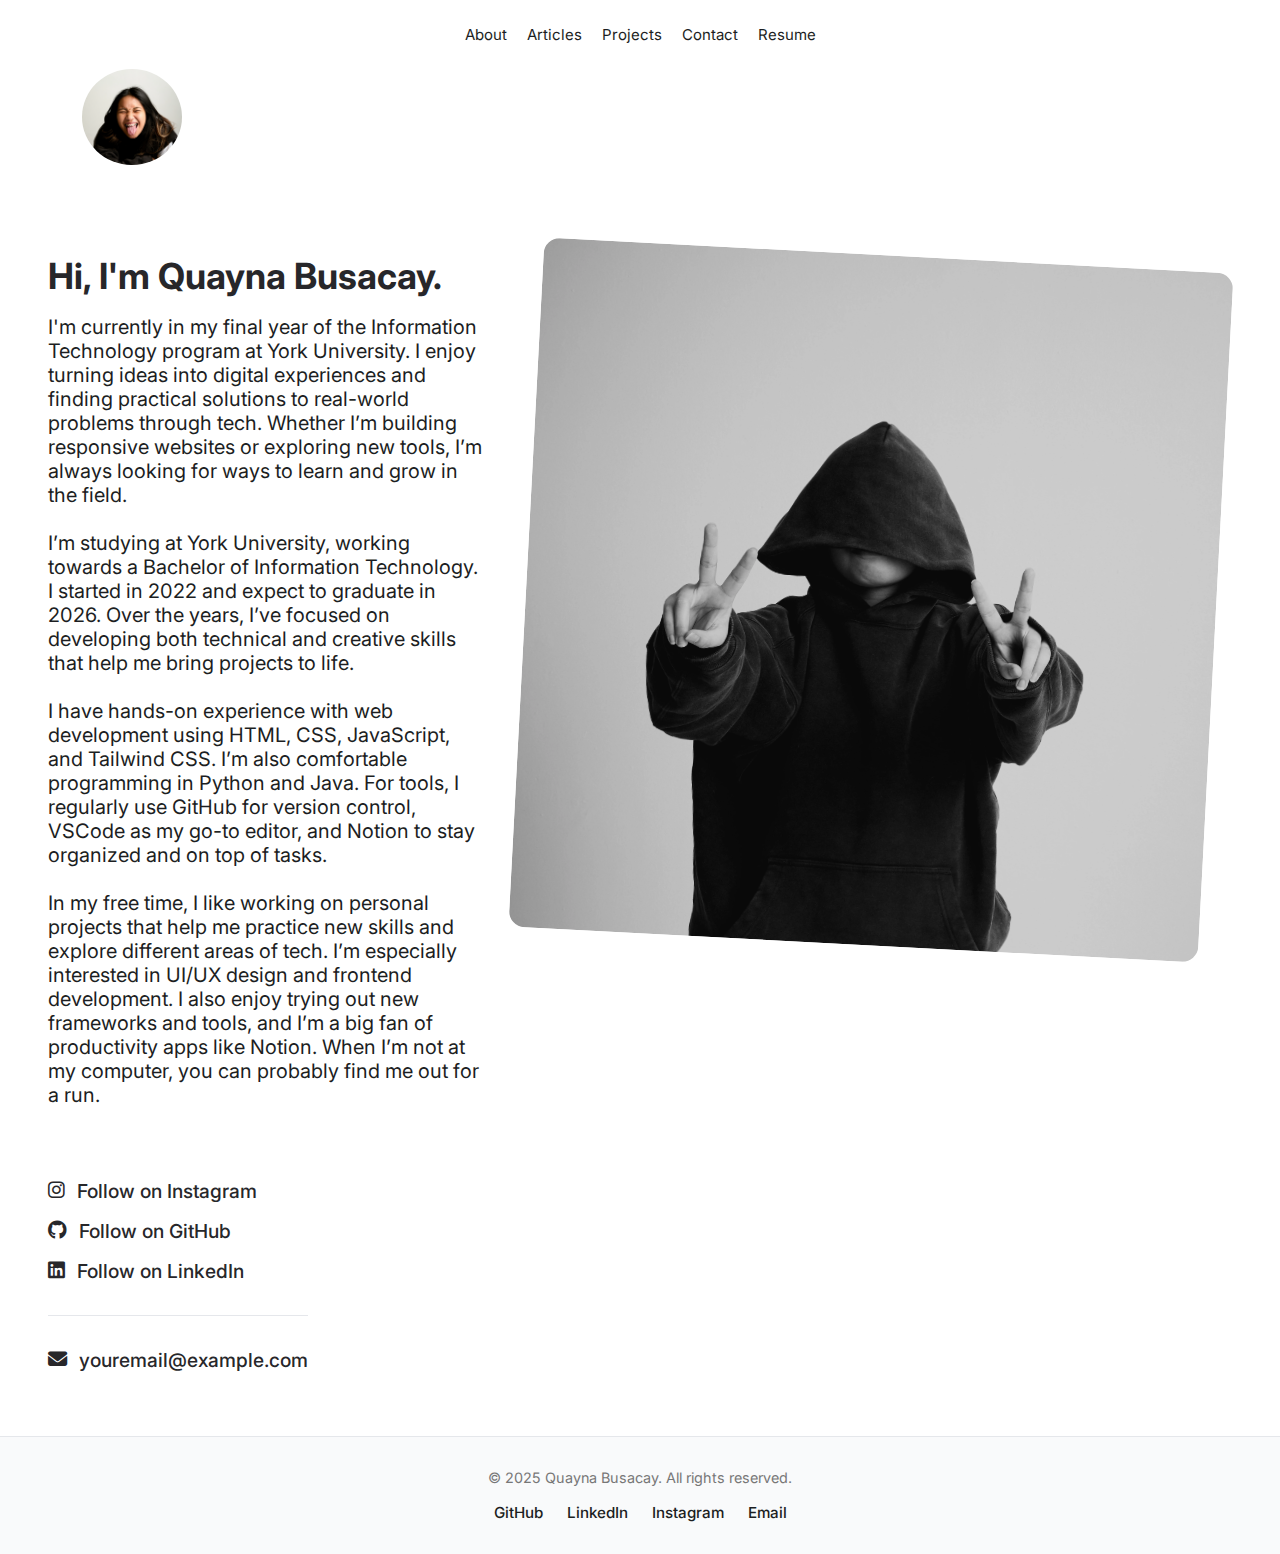
<file: about.html>
<!DOCTYPE html>
<html>
  <head>
    <meta charset="UTF-8" />
    <meta http-equiv="X-UA-Compatible" content="IE=edge" />
    <meta name="viewport" content="width=device-width, initial scale=1.0" />

    <link rel="stylesheet" href="styles.css" />

    <link rel="preconnect" href="https://fonts.googleapis.com" />
    <link rel="preconnect" href="https://fonts.gstatic.com" crossorigin />
    <link
      href="https://fonts.googleapis.com/css2?family=Inter:ital,opsz,wght@0,14..32,100..900;1,14..32,100..900&display=swap"
      rel="stylesheet"
    />

    <link
      rel="stylesheet"
      href="https://cdnjs.cloudflare.com/ajax/libs/font-awesome/6.7.2/css/all.min.css"
      integrity="sha512-Evv84Mr4kqVGRNSgIGL/F/aIDqQb7xQ2vcrdIwxfjThSH8CSR7PBEakCr51Ck+w+/U6swU2Im1vVX0SVk9ABhg=="
      crossorigin="anonymous"
      referrerpolicy="no-referrer"
    />

    <title>About</title>
  </head>
  <body>
    <!--NAVIGATION BAR -->
    <nav>
      <a href="about.html">About</a>
      <a href="blog.html">Articles</a>
      <a href="projects.html">Projects</a>
      <a href="contact.html">Contact</a>
      <a href="resume.html">Resume</a>
    </nav>

    <!--HOME (HEADSHOT)-->
    <section class="intro-section">
      <div class="headshot">
        <a href="index.html">
          <img src="/images/headshot.webp" alt="quayna busacay profile" />
        </a>
      </div>
    </section>

    <!--SECTION 1: ABOUT SECTION-->
    <div class="about-section">
      <div class="grid">
        <!--Image-->
        <div class="portrait-wrapper" style="grid-row: 1/3">
          <img
            src="/images/headshot2.webp"
            alt="Image of Quayna Busacay"
            class="portrait-image"
          />
        </div>

        <!--Text-->
        <div class="about-text" style="grid-column: 1/3">
          <h1>Hi, I'm Quayna Busacay.</h1>
          <div class="prose">
            <p>
              I'm currently in my final year of the Information Technology
              program at York University. I enjoy turning ideas into digital
              experiences and finding practical solutions to real-world problems
              through tech. Whether I’m building responsive websites or
              exploring new tools, I’m always looking for ways to learn and grow
              in the field.
            </p>

            <p>
              I’m studying at York University, working towards a Bachelor of
              Information Technology. I started in 2022 and expect to graduate
              in 2026. Over the years, I’ve focused on developing both technical
              and creative skills that help me bring projects to life.
            </p>

            <p>
              I have hands-on experience with web development using HTML, CSS,
              JavaScript, and Tailwind CSS. I’m also comfortable programming in
              Python and Java. For tools, I regularly use GitHub for version
              control, VSCode as my go-to editor, and Notion to stay organized
              and on top of tasks.
            </p>

            <p>
              In my free time, I like working on personal projects that help me
              practice new skills and explore different areas of tech. I’m
              especially interested in UI/UX design and frontend development. I
              also enjoy trying out new frameworks and tools, and I’m a big fan
              of productivity apps like Notion. When I’m not at my computer, you
              can probably find me out for a run.
            </p>
          </div>
        </div>

        <!--Socials-->
        <div class="socials-section" style="grid-row: 2">
          <ul class="social-links" role="list">
            <li>
              <a
                href="https://www.instagram.com/quayna"
                target="_blank"
                rel="noopener noreferrer"
              >
                <i class="fab fa-instagram" style="margin-right: 0.75rem"></i>
                Follow on Instagram
              </a>
            </li>

            <li>
              <a
                href="https://github.com/quayna"
                target="_blank"
                rel="noopener noreferrer"
              >
                <i class="fab fa-github" style="margin-right: 0.75rem"></i>
                Follow on GitHub
              </a>
            </li>

            <li>
              <a
                href="https://www.linkedin.com/in/quayna"
                target="_blank"
                rel="noopener noreferrer"
              >
                <i class="fab fa-linkedin" style="margin-right: 0.75rem"></i>
                Follow on LinkedIn
              </a>
            </li>

            <li class="mail-link">
              <a href="mailto:quayna.bscy@gmail.com">
                <i class="fas fa-envelope" style="margin-right: 0.75rem"></i>
                youremail@example.com
              </a>
            </li>
          </ul>
        </div>
      </div>
    </div>
  </body>

  <footer class="site-footer">
    <div class="footer-content">
      <p>&copy; 2025 Quayna Busacay. All rights reserved.</p>
      <ul class="footer-socials">
        <li>
          <a href="https://github.com/quayna" target="_blank">GitHub</a>
        </li>
        <li>
          <a href="https://www.linkedin.com/in/quayna" target="_blank"
            >LinkedIn</a
          >
        </li>
        <li>
          <a href="https://www.instagram.com/quayna" target="_blank"
            >Instagram</a
          >
        </li>
        <li><a href="mailto:quayna.bscy@gmail.com">Email</a></li>
      </ul>
    </div>
  </footer>
</html>
</file>
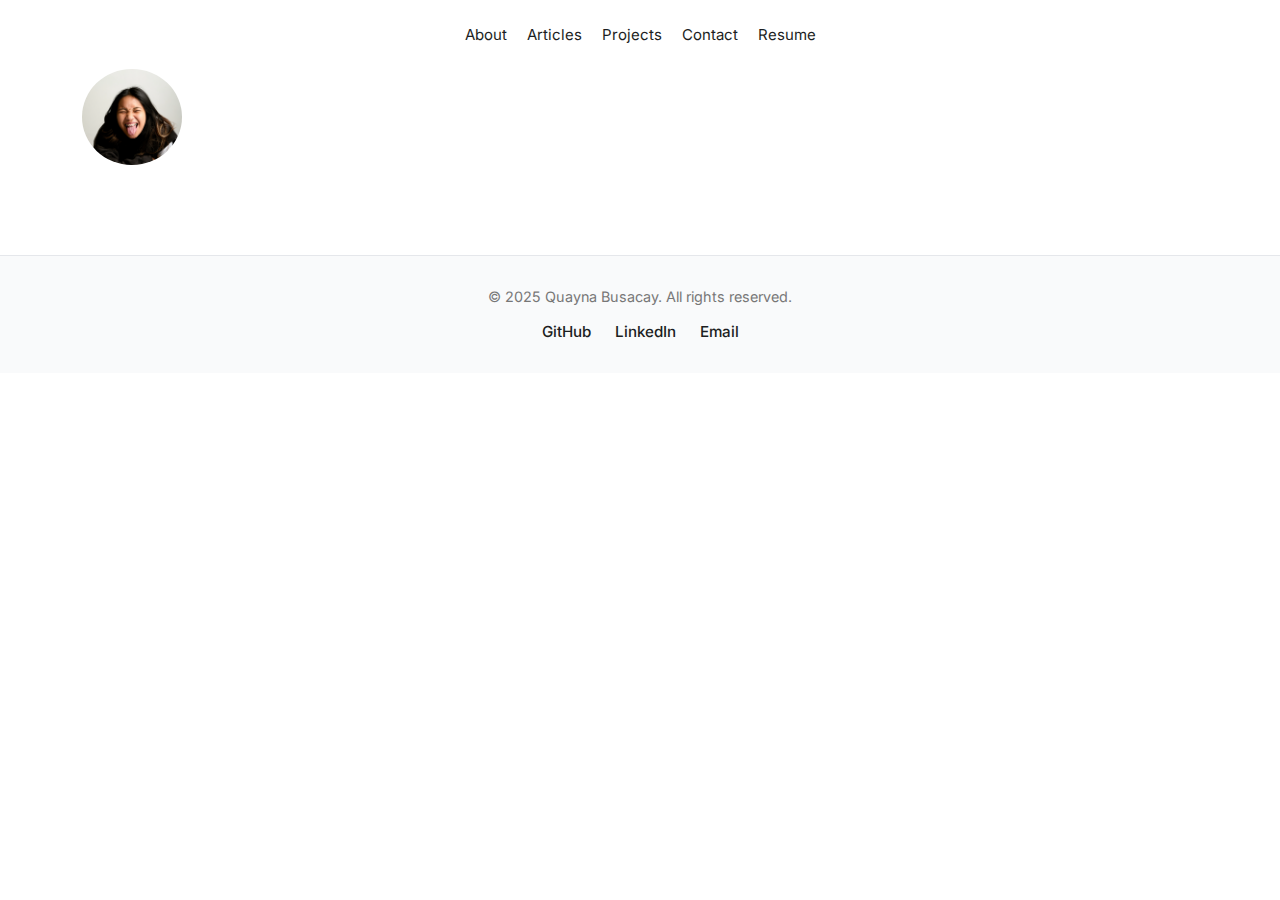
<file: blog.html>
<!DOCTYPE html>
<html>
<head>
    <meta charset="UTF-8" />
    <meta http-equiv="X-UA-Compatible" content="IE=edge" />
    <meta name="viewport" content="width=device-width, initial scale=1.0" />

    <link rel="stylesheet" href="styles.css" />

    <link rel="preconnect" href="https://fonts.googleapis.com">
    <link rel="preconnect" href="https://fonts.gstatic.com" crossorigin>
    <link href="https://fonts.googleapis.com/css2?family=Inter:ital,opsz,wght@0,14..32,100..900;1,14..32,100..900&display=swap" rel="stylesheet">

    <link
      rel="stylesheet"
      href="https://cdnjs.cloudflare.com/ajax/libs/font-awesome/6.7.2/css/all.min.css"
      integrity="sha512-Evv84Mr4kqVGRNSgIGL/F/aIDqQb7xQ2vcrdIwxfjThSH8CSR7PBEakCr51Ck+w+/U6swU2Im1vVX0SVk9ABhg=="
      crossorigin="anonymous"
      referrerpolicy="no-referrer"
    />
    <title>Blog</title>
</head>
<body>
    <body>
    <!--NAVIGATION BAR-->
    <nav>
        <a href="about.html">About</a>
        <a href="blog.html">Articles</a>
        <a href="projects.html">Projects</a>
        <a href="contact.html">Contact</a>
        <a href="resume.html">Resume</a>
    </nav>

    <!--HOME (HEADSHOT)-->
    <section class="intro-section">
        <div class="headshot">
          <a href="index.html">
          <img src="/images/headshot.webp" alt="quayna busacay profile" />
          </a>
        </div>
    </section>
    
</body>

<footer class="site-footer">
  <div class="footer-content">
    <p>&copy; 2025 Quayna Busacay. All rights reserved.</p>
    <ul class="footer-socials">
      <li><a href="https://github.com/yourusername" target="_blank">GitHub</a></li>
      <li><a href="https://linkedin.com/in/yourusername" target="_blank">LinkedIn</a></li>
      <li><a href="mailto:youremail@example.com">Email</a></li>
    </ul>
  </div>
</footer>

</html>
</file>
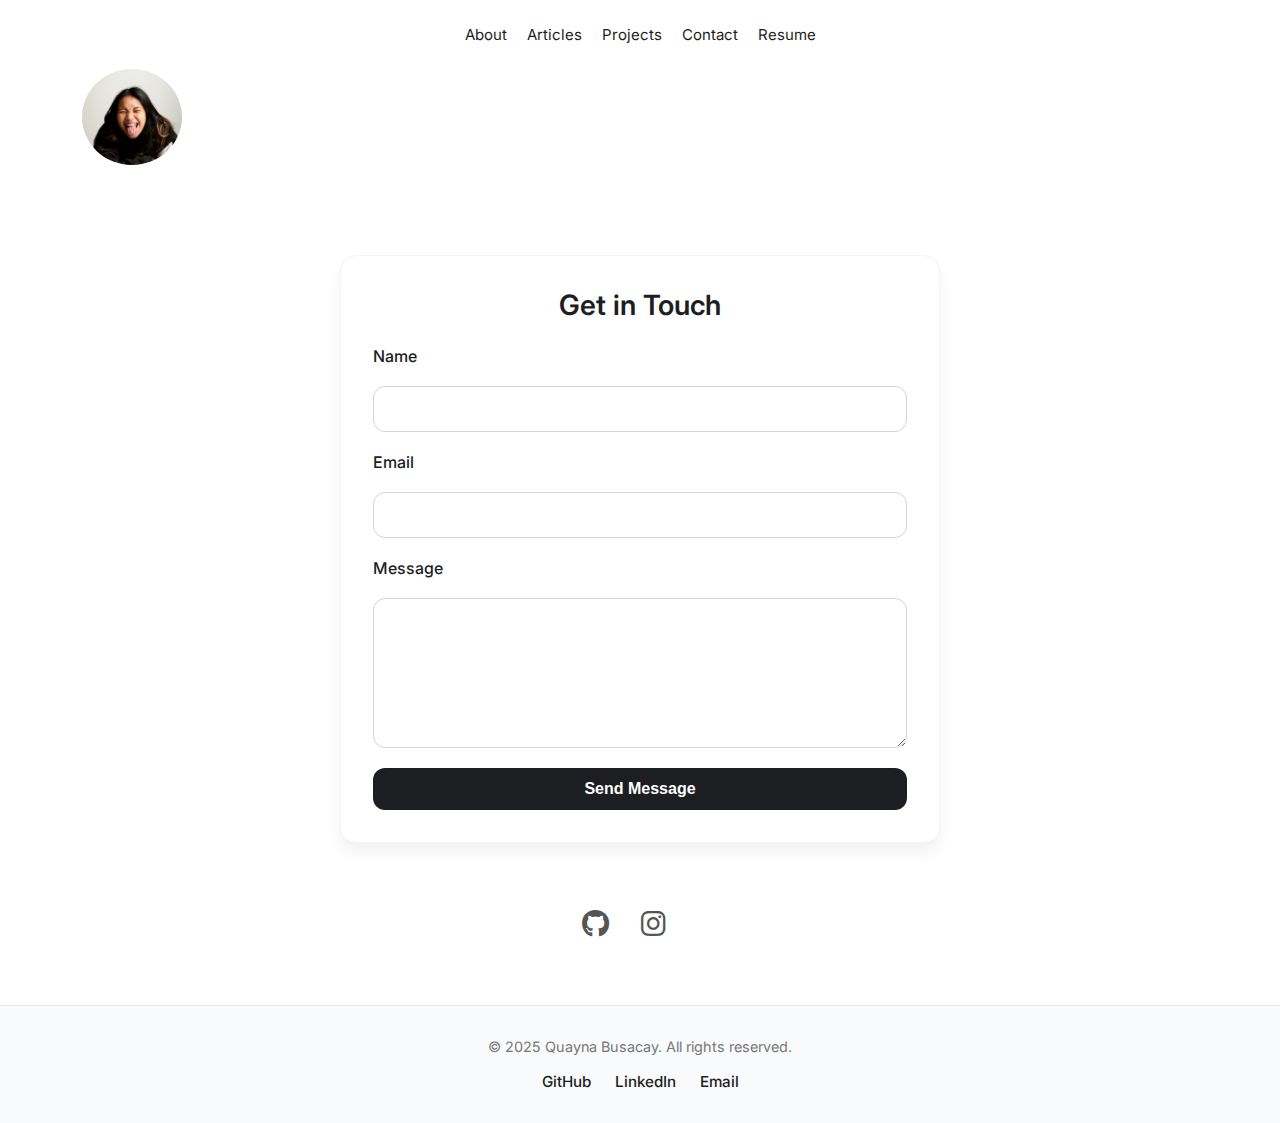
<file: contact.html>
<!DOCTYPE html>
<html>
  <head>
    <meta charset="UTF-8" />
    <meta http-equiv="X-UA-Compatible" content="IE=edge" />
    <meta name="viewport" content="width=device-width, initial scale=1.0" />

    <link rel="stylesheet" href="styles.css" />

    <link rel="preconnect" href="https://fonts.googleapis.com" />
    <link rel="preconnect" href="https://fonts.gstatic.com" crossorigin />
    <link
      href="https://fonts.googleapis.com/css2?family=Inter:ital,opsz,wght@0,14..32,100..900;1,14..32,100..900&display=swap"
      rel="stylesheet"
    />

    <link
      rel="stylesheet"
      href="https://cdnjs.cloudflare.com/ajax/libs/font-awesome/6.7.2/css/all.min.css"
      integrity="sha512-Evv84Mr4kqVGRNSgIGL/F/aIDqQb7xQ2vcrdIwxfjThSH8CSR7PBEakCr51Ck+w+/U6swU2Im1vVX0SVk9ABhg=="
      crossorigin="anonymous"
      referrerpolicy="no-referrer"
    />
    <title>Contact</title>
  </head>
  <body>
    <!--NAVIGATION BAR-->
    <nav>
      <a href="about.html">About</a>
      <a href="blog.html">Articles</a>
      <a href="projects.html">Projects</a>
      <a href="contact.html">Contact</a>
      <a href="resume.html">Resume</a>
    </nav>

    <!--HOME (HEADSHOT)-->
    <section class="intro-section">
      <div class="headshot">
        <a href="index.html">
          <img src="/images/headshot.webp" alt="quayna busacay profile" />
        </a>
      </div>
    </section>

    <!--Contact Container-->
    <section class="contact-container">
      <h2 class="contact-heading">Get in Touch</h2>
      <form
        action="https://formspree.io/f/your-form-id"
        method="POST"
        class="contact-form"
      >
        <label for="name">Name</label>
        <input type="text" id="name" name="name" required />

        <label for="email">Email</label>
        <input type="email" id="email" name="_replyto" required />

        <label for="message">Message</label>
        <textarea id="message" name="message" rows="5" required></textarea>

        <button type="submit" class="submit-btn">Send Message</button>
      </form>
    </section>

    <div class="socials-contact">
      <a
        href="https://github.com/quayna"
        target="_blank"
        rel="noopener noreferrer"
        ><i class="fa-brands fa-github"></i>
      </a>

      <a
        href="https://www.instagram.com/quayna"
        target="_blank"
        rel="noopener noreferrer"
        ><i class="fa-brands fa-instagram"></i>
      </a>

      <a href="http://linkedin.com" target="_blank" rel="noopener noreferrer"
        ><i class="https://www.linkedin.com/in/quayna"></i>
      </a>
    </div>
  </body>

  <footer class="site-footer">
    <div class="footer-content">
      <p>&copy; 2025 Quayna Busacay. All rights reserved.</p>
      <ul class="footer-socials">
        <li>
          <a href="https://github.com/yourusername" target="_blank">GitHub</a>
        </li>
        <li>
          <a href="https://linkedin.com/in/yourusername" target="_blank"
            >LinkedIn</a
          >
        </li>
        <li><a href="mailto:youremail@example.com">Email</a></li>
      </ul>
    </div>
  </footer>
</html>
</file>
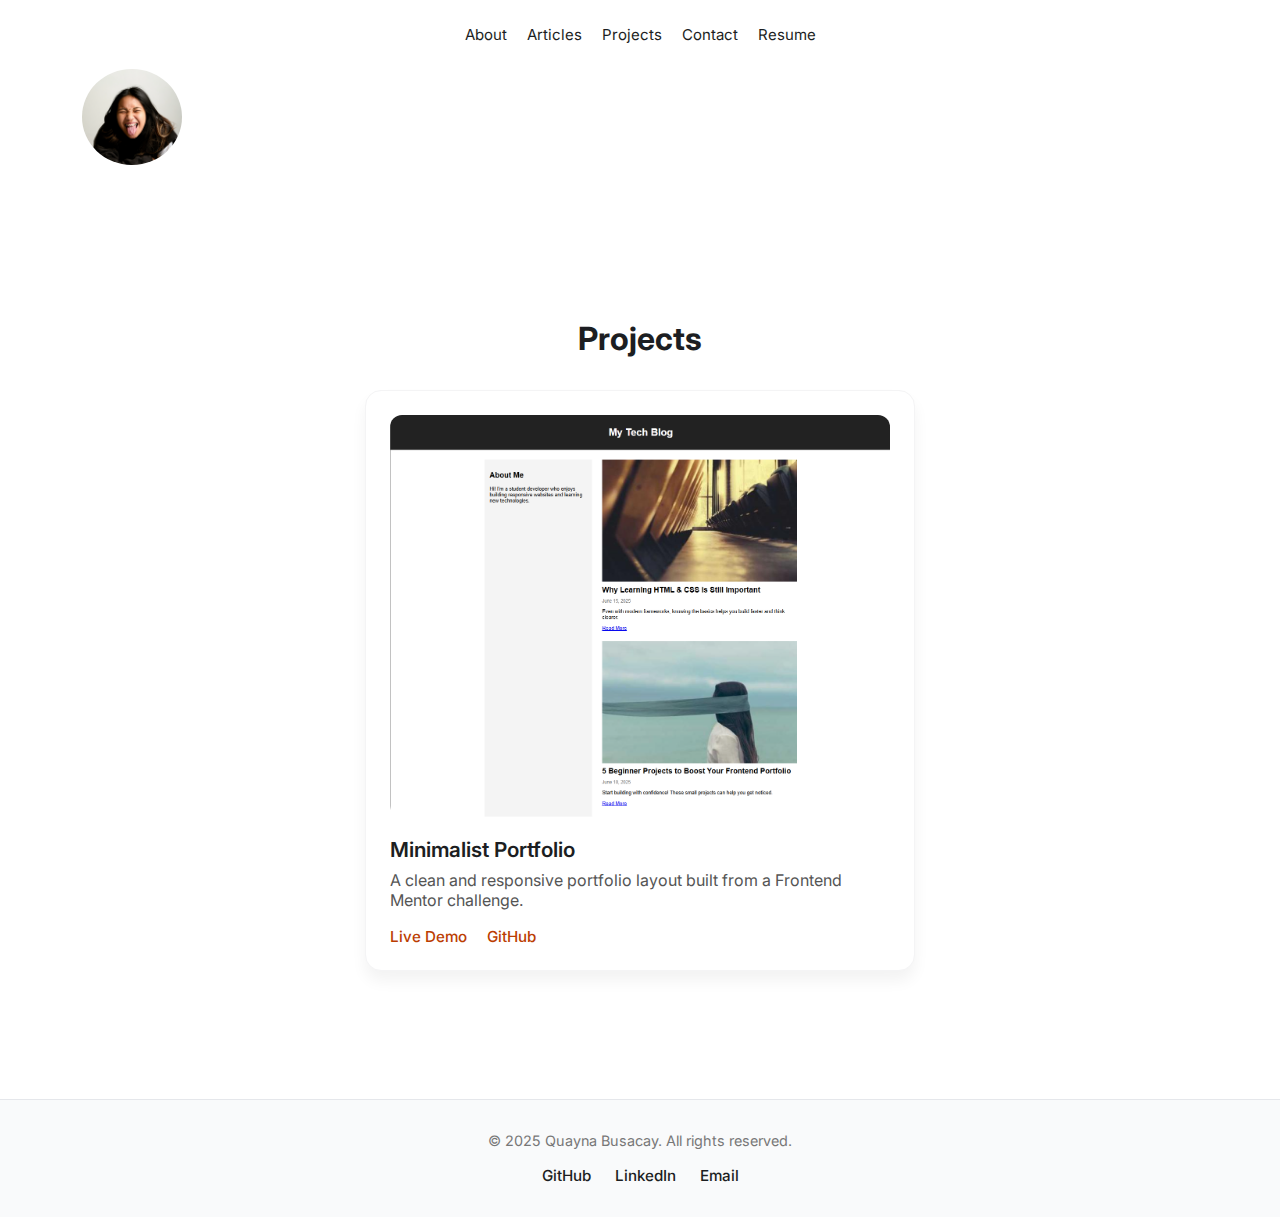
<file: projects.html>
<!DOCTYPE html>
<html>
  <head>
    <meta charset="UTF-8" />
    <meta http-equiv="X-UA-Compatible" content="IE=edge" />
    <meta name="viewport" content="width=device-width, initial scale=1.0" />

    <link rel="stylesheet" href="styles.css" />

    <link rel="preconnect" href="https://fonts.googleapis.com" />
    <link rel="preconnect" href="https://fonts.gstatic.com" crossorigin />
    <link
      href="https://fonts.googleapis.com/css2?family=Inter:ital,opsz,wght@0,14..32,100..900;1,14..32,100..900&display=swap"
      rel="stylesheet"
    />

    <link
      rel="stylesheet"
      href="https://cdnjs.cloudflare.com/ajax/libs/font-awesome/6.7.2/css/all.min.css"
      integrity="sha512-Evv84Mr4kqVGRNSgIGL/F/aIDqQb7xQ2vcrdIwxfjThSH8CSR7PBEakCr51Ck+w+/U6swU2Im1vVX0SVk9ABhg=="
      crossorigin="anonymous"
      referrerpolicy="no-referrer"
    />

    <title>Projects</title>
  </head>
  <body>
    <!--NAVIGATION BAR-->
    <nav>
      <a href="about.html">About</a>
      <a href="blog.html">Articles</a>
      <a href="projects.html">Projects</a>
      <a href="contact.html">Contact</a>
      <a href="resume.html">Resume</a>
    </nav>

    <!--HOME (HEADSHOT)-->
    <section class="intro-section">
      <div class="headshot">
        <a href="index.html">
          <img src="/images/headshot.webp" alt="quayna busacay profile" />
        </a>
      </div>
    </section>

    <!--Project Cards-->
    <section class="projects-section">
      <h2 class="projects-header">Projects</h2>
      <div class="project-list">
        <!-- Project Card -->
        <div class="project-card">
          <img
            src="images/sample-photo.png"
            alt="Minimalist Portfolio Screenshot"
          />
          <h3>Minimalist Portfolio</h3>
          <p>
            A clean and responsive portfolio layout built from a Frontend Mentor
            challenge.
          </p>
          <div class="project-links">
            <a href="https://quayna.github.io/sample-projects/" target="_blank"
              >Live Demo</a
            >
            <a href="https://github.com/quayna" target="_blank">GitHub</a>
          </div>
        </div>
      </div>
    </section>
  </body>

  <footer class="site-footer">
    <div class="footer-content">
      <p>&copy; 2025 Quayna Busacay. All rights reserved.</p>
      <ul class="footer-socials">
        <li>
          <a href="https://github.com/yourusername" target="_blank">GitHub</a>
        </li>
        <li>
          <a href="https://linkedin.com/in/yourusername" target="_blank"
            >LinkedIn</a
          >
        </li>
        <li><a href="mailto:youremail@example.com">Email</a></li>
      </ul>
    </div>
  </footer>
</html>
</file>
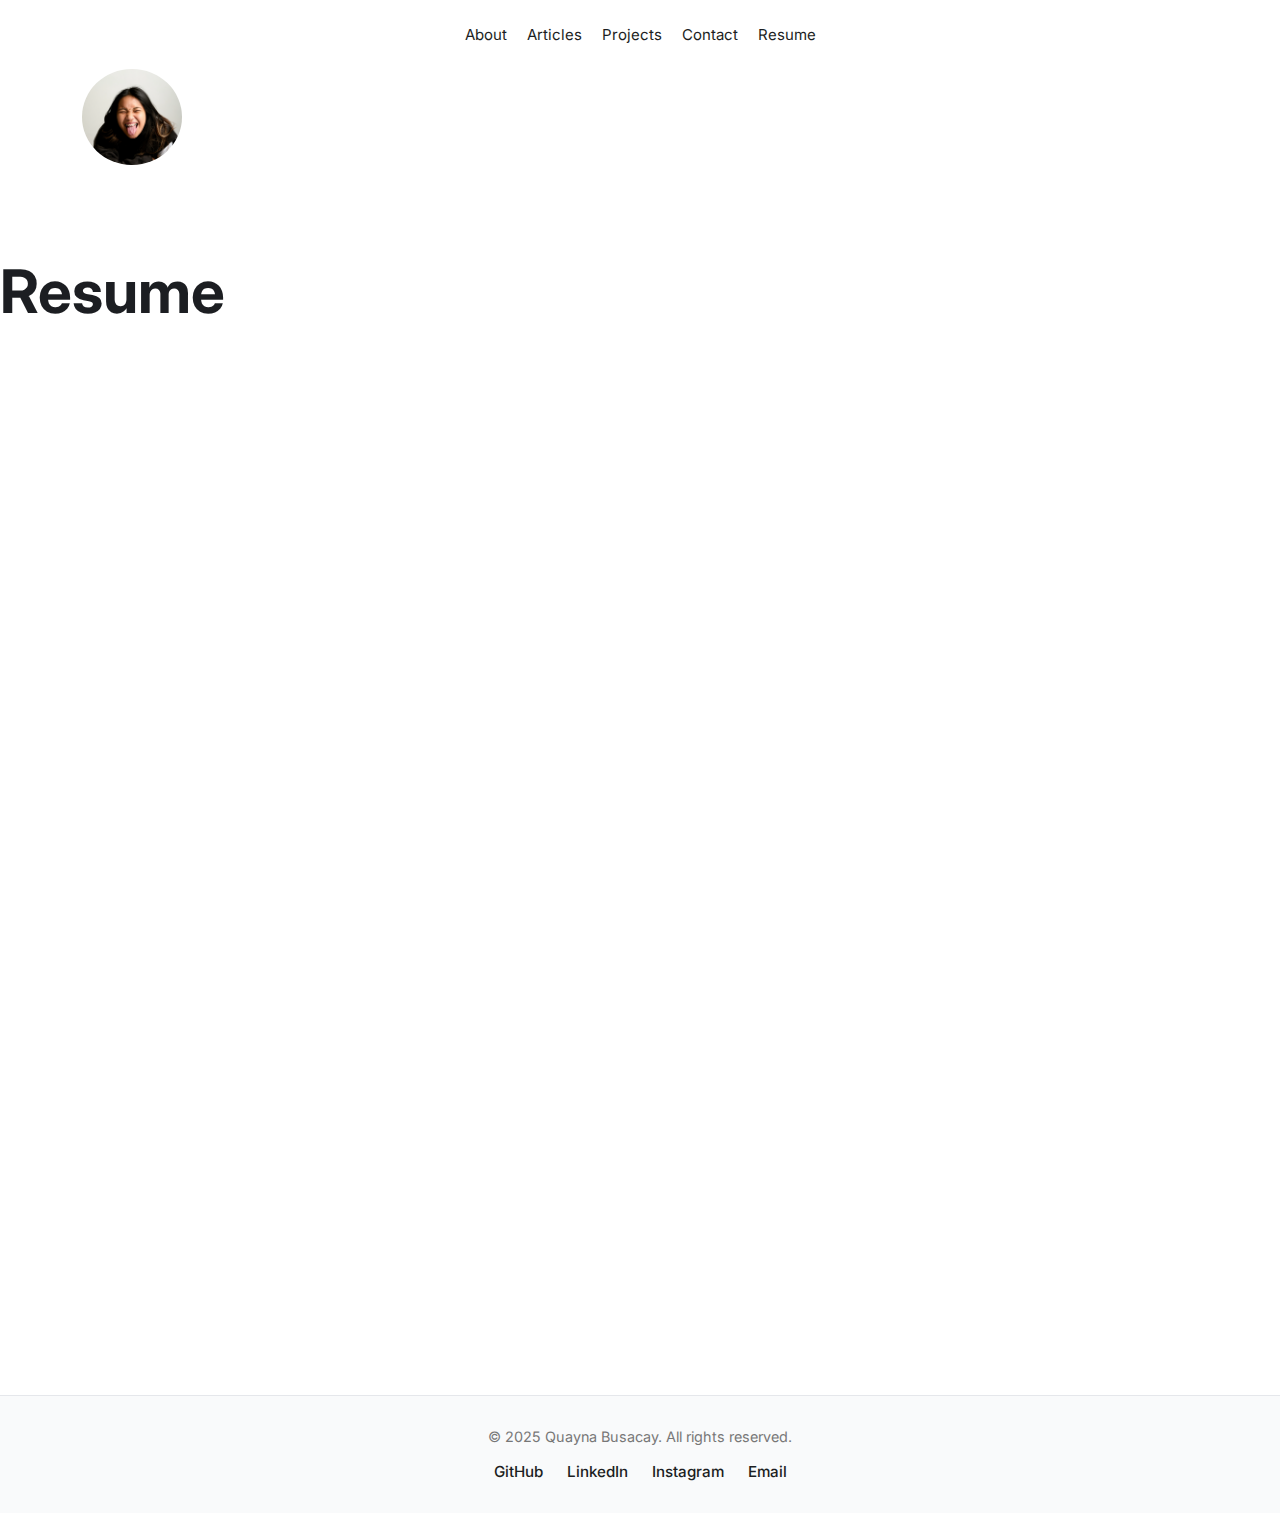
<file: resume.html>
<!DOCTYPE html>
<html>
  <head>
    <meta charset="UTF-8" />
    <meta http-equiv="X-UA-Compatible" content="IE=edge" />
    <meta name="viewport" content="width=device-width, initial scale=1.0" />

    <link rel="stylesheet" href="styles.css" />

    <link rel="preconnect" href="https://fonts.googleapis.com" />
    <link rel="preconnect" href="https://fonts.gstatic.com" crossorigin />
    <link
      href="https://fonts.googleapis.com/css2?family=Inter:ital,opsz,wght@0,14..32,100..900;1,14..32,100..900&display=swap"
      rel="stylesheet"
    />

    <link
      rel="stylesheet"
      href="https://cdnjs.cloudflare.com/ajax/libs/font-awesome/6.7.2/css/all.min.css"
      integrity="sha512-Evv84Mr4kqVGRNSgIGL/F/aIDqQb7xQ2vcrdIwxfjThSH8CSR7PBEakCr51Ck+w+/U6swU2Im1vVX0SVk9ABhg=="
      crossorigin="anonymous"
      referrerpolicy="no-referrer"
    />

    <title>Resume</title>
  </head>
  <body>
    <!--NAVIGATION BAR-->
    <nav>
      <a href="about.html">About</a>
      <a href="blog.html">Articles</a>
      <a href="projects.html">Projects</a>
      <a href="contact.html">Contact</a>
      <a href="resume.html">Resume</a>
    </nav>

    <!--HOME (HEADSHOT)-->
    <section class="intro-section">
      <div class="headshot">
        <a href="index.html">
          <img src="/images/headshot.webp" alt="quayna busacay profile" />
        </a>
      </div>
    </section>

    <!--RESUME-->
    <div class="resume-section">
      <h2>Resume</h2>
      <iframe
        src="/resume.pdf"
        width="100%"
        height="1000px"
        style="border: none"
      >
        This browser does not support PDFs. Please download the resume below.
      </iframe>
    </div>
  </body>

  <footer class="site-footer">
    <div class="footer-content">
      <p>&copy; 2025 Quayna Busacay. All rights reserved.</p>
      <ul class="footer-socials">
        <li>
          <a href="https://github.com/quayna" target="_blank">GitHub</a>
        </li>
        <li>
          <a href="https://www.linkedin.com/in/quayna" target="_blank"
            >LinkedIn</a
          >
        </li>
        <li>
          <a href="https://www.instagram.com/quayna" target="_blank"
            >Instagram</a
          >
        </li>
        <li><a href="mailto:quayna.bscy@gmail.com">Email</a></li>
      </ul>
    </div>
  </footer>
</html>
</file>
<file: styles.css>
:root {
  --text-color: #1c1e22;
  --background-color: #ffffff;
  --icon-color: #515456;
  --angle: 5deg;
}

* {
  margin: 0;
  padding: 0;
  box-sizing: border-box;
}

body {
  font-family: "Inter", sans-serif;
}

a {
  color: var(--text-color);
  text-decoration: none;
}

/*NAVIGATION BAR*/
nav {
  display: flex;
  align-items: center;
  justify-content: center;
  padding: 25px 25px;
}

nav a {
  font-size: 15px;
  font-weight: 400;
  margin: 0 10px;
}

/*SECTION 1: Introduction*/
.intro-section {
  justify-content: space-between;
  align-items: center;
  padding: 0 50px;
  margin: 0 2rem;
  margin-bottom: 90px;
}

.intro-section .text h2 {
  font-size: 60px;
  font-weight: 775;
  color: var(--text-color);
}

.intro-section .text p {
  font-size: 20px;
  margin-top: 20px;
  font-weight: 350;
  color: #555;
  line-height: 2rem;
}

.intro-section .socials {
  margin-top: 15px;
}

.socials a {
  font-size: 1.75em;
  padding-right: 20px;
  color: #555;
}

.headshot img {
  display: flex;
  width: 100px;
  border-radius: 50%;
  justify-content: left;
  margin-bottom: 25px;
}

/*SECTION 2: Photo Grid*/
.photo-grid {
  display: flex;
  justify-content: center;
  gap: 4rem;
  padding: 3rem 1rem;
}

.photo {
  flex-shrink: 0;
  transform: rotate(var(--angle));
}

.nextphoto {
  flex-shrink: 0;
  transform: rotate(-2deg);
}

.photo img {
  width: 400px;
  height: 400px;
  object-fit: cover;
  border-radius: 1rem;
  box-shadow: 0 10px 15px rgba(0, 0, 0, 0.1);
}

.nextphoto img {
  width: 400px;
  height: 400px;
  object-fit: cover;
  border-radius: 1rem;
  box-shadow: 0 10px 15px rgba(0, 0, 0, 0.1);
}

/*SECTION 3: Article Highlights*/
.article-section {
  display: flex;
  gap: 2rem;
  max-width: max-content;
  margin: 4rem 2rem;
  padding: 0 50px;
  justify-content: left;
}

.articles {
  display: flex;
  flex: 2;
  flex-direction: column;
  gap: 2.5rem;
}

.section-header span {
  font-size: 1.3rem;
}

.article h2 {
  font-size: 1.2rem;
  margin-bottom: 0.3rem;
}

.article h2 a {
  text-decoration: none;
}

.article h2 a:hover {
  text-decoration: underline;
}

.article .date {
  font-size: 0.875rem;
  color: #777;
  margin-bottom: 0.5rem;
}

.article .excerpt {
  font-size: 0.95rem;
  color: #555;
  margin-bottom: 0.75rem;
  max-width: 100ch;
}

.read-more {
  color: #bb3d02;
  font-weight: bold;
  text-decoration: none;
}

.read-more:hover {
  text-decoration: underline;
}

/*SECTION 4: Newsletter Section*/
.newsletter-section {
  border: 1px solid #f4f4f5;
  border-radius: 1rem;
  padding: 1.5rem;
  max-width: 600px;
  margin: 0 auto;
  background-color: #fff;
  box-sizing: border-box;
  justify-content: left;
}

.newsletter-section h2 {
  display: flex;
  align-items: center;
  font-size: 1.2rem;
  font-weight: 600;
  margin-bottom: 1.5rem;
}

.subscribe {
  padding: 4rem 0;
}

.subscribe-form {
  display: inline-flex;
  margin-top: 1rem;
}

.subscribe-form input {
  padding: 0.75rem 1.25rem;
  font-size: 1rem;
  border: 1px solid #ccc;
  color: white;
  border-radius: 1rem;
  cursor: pointer;
}

.subscribe-form button {
  padding: 0.75rem 1.25rem;
  font-size: 1rem;
  border: 1px solid #ccc;
  background: #333;
  color: white;
  border-radius: 1rem;
  cursor: pointer;
  font-weight: 700;
  margin-left: 10px;
}

/*SECTION 5: Work Highlights*/
.work-section {
  border: 1px solid #f4f4f5;
  border-radius: 1rem;
  padding: 1.5rem;
  max-width: 600px;
  margin: 0 auto;
  background-color: #fff;
  box-sizing: border-box;
  justify-content: left;
}

.work-header {
  display: flex;
  align-items: center;
  font-size: 0.95rem;
  font-weight: 600;
  margin-bottom: 1.5rem;
}

.work-icon {
  font-size: 1.5rem;
  color: #6b7280;
  flex-shrink: 0;
}

.work-icon-wrapper {
  position: relative;
  margin-top: 0.25rem;
  flex: none;
  height: 2.5rem;
  width: 2.5rem;
  display: flex;
  align-items: center;
  justify-content: center;
  border-radius: 50%;
  border: 1px solid rgba(0, 0, 0, 0.05);
  background-color: #e5e7eb;
}

.work-icon-inner {
  height: 1.75rem;
  width: 1.75rem;
  background-color: #e5e7eb;
  border-radius: 0.25rem;
}

.work-title {
  font-size: 1.2rem;
  margin-left: 0.75rem;
}

.work-list {
  margin-top: 1.5rem;
  list-style-type: none;
  padding: 0;
  margin-bottom: 0;
}

.work-item {
  display: flex;
  gap: 1rem;
  margin-bottom: 1rem;
}

.work-details {
  display: flex;
  flex-wrap: wrap;
  gap: 0.5rem 0.5rem;
  align-items: center;
}

.company-name {
  flex-basis: 100%;
  font-size: 0.875rem;
  font-weight: 500;
  color: #111827;
}

.role {
  font-size: 0.75rem;
  color: #6b7280;
}

.date {
  margin-left: auto;
  font-size: 0.75rem;
  color: #9ca3af;
}

.download-btn {
  display: inline-flex;
  align-items: center;
  justify-content: center;
  gap: 0.5rem;
  margin-top: 1.5rem;
  width: 100%;
  padding: 0.5rem 0.75rem;
  font-size: 0.875rem;
  font-weight: 500;
  background-color: #f9fafb;
  color: #111827;
  border-radius: 0.375rem;
  text-decoration: none;
  box-sizing: border-box;
  outline-offset: 2px;
}

.download-btn:hover {
  background-color: #f3f4f6;
}

.download-icon {
  color: #6b7280;
  font-size: 1.5rem;
}

/*ABOUT PAGE*/
/*SECTION 1: ABOUT SECTION*/
.about-section {
  max-width: 1200px;
  margin: 0 2rem;
  padding: 0 1rem;
}

/*Grid*/
.grid {
  display: grid;
  grid-template-columns: 1fr 2fr 1fr;
  gap: 2rem;
  align-items: start;
}

@media (min-width: 1024px) {
  .grid {
    grid-template-columns: 1fr 1fr;
    grid-template-rows: auto 1fr;
    gap: 3rem 2rem;
  }
}

/*Image*/
.portrait-wrapper {
  grid-column: 3;
  max-width: 700px;
  padding-left: 0.625rem;
}

.portrait-image {
  width: 100%;
  aspect-ratio: 1 / 1;
  object-fit: cover;
  border-radius: 1rem;
  background-color: #f4f4f5;
  transform: rotate(3deg);
  display: block;
}

/*Text*/
h1 {
  font-weight: 700;
  font-size: 2.25rem;
  line-height: 1.2;
  margin-bottom: 1rem;
  color: #27272a;
}

.about-text {
  grid-column: 2;
}

.prose p {
  margin-bottom: 1.5rem;
  max-width: 75ch;
  font-size: 1.25rem;
  color: var(--text-color);
}

/*Socials*/
.socials-section {
  grid-column: 1;
  align-self: start;
}

ul.social-links {
  list-style: none;
  padding: 0;
  margin: 0;
}

ul.social-links li {
  display: flex;
  margin-top: 1rem;
}

ul.social-links li:first-child {
  margin-top: 0;
}

ul.social-links a {
  display: flex;
  align-items: center;
  font-weight: 500;
  font-size: 1.2rem;
  color: #27272a;
  transition: color 0.3s;
}

ul.social-links a:hover {
  color: #bb3d02;
}

ul.social-links svg,
ul.social-links .icon {
  flex-shrink: 0;
  width: 1.5rem;
  height: 1.5rem;
  margin-right: 1rem;
  fill: #6b7280;
  transition: fill 0.3s;
}

ul.social-links a:hover svg,
ul.social-links a:hover .icon {
  fill: #bb3d02;
}

/*Mail and Top Border*/
ul.social-links li.mail-link {
  padding-top: 2rem;
  margin-top: 2rem;
  border-top: 1px solid #e5e7eb;
}

/*CONTACT PAGE*/
/*Contact Section*/
.contact-container {
  max-width: 600px;
  margin: 4rem auto;
  padding: 2rem;
  background-color: var(--background-color);
  border: 1px solid #f4f4f5;
  border-radius: 1rem;
  box-shadow: 0 10px 15px rgba(0, 0, 0, 0.05);
  font-family: "Inter", sans-serif;
}

.contact-heading {
  font-size: 1.75rem; /* ~28px */
  text-align: center;
  font-weight: 600;
  color: var(--text-color);
  margin-bottom: 1.5rem;
}

.contact-form {
  display: flex;
  flex-direction: column;
  gap: 1.25rem;
}

.contact-form label {
  font-size: 1rem;
  font-weight: 500;
  color: var(--text-color);
}

.contact-form input,
.contact-form textarea {
  padding: 0.75rem 1rem;
  font-size: 1rem;
  border: 1px solid #d4d4d8; /* neutral-300 */
  border-radius: 0.75rem;
  background-color: #fff;
  font-family: "Inter", sans-serif;
  color: var(--text-color);
}

.contact-form textarea {
  resize: vertical;
  min-height: 150px;
}

.submit-btn {
  background-color: #1c1e22;
  color: #ffffff;
  padding: 0.75rem 1.25rem;
  font-size: 1rem;
  font-weight: 600;
  border: none;
  border-radius: 0.75rem;
  cursor: pointer;
  transition: background-color 0.3s ease;
}

.submit-btn:hover {
  background-color: #333333;
}

/*Socials Section*/
.socials-contact {
  display: flex;
  justify-content: center;
  gap: 2rem;
  margin-top: 2rem;
  margin-bottom: 3rem;
}

.socials-contact a {
  font-size: 1.75em;
  color: #555;
  transition: color 0.3s;
}

/*Resume Page*/
.resume-section h2 {
  font-size: 60px;
  font-weight: 1000px;
  color: var(--text-color);
}

/*Projects Page*/
.projects-section {
  padding: 4rem 2rem;
  margin: 0 auto;
  max-width: 1200px;
}

.projects-header {
  font-size: 2rem;
  font-weight: 700;
  margin-bottom: 2rem;
  color: var(--text-color);
  text-align: center;
}

.project-list {
  display: flex;
  flex-wrap: wrap;
  gap: 2rem;
  justify-content: center;
}

.project-card {
  background-color: #fff;
  border: 1px solid #f4f4f5;
  border-radius: 1rem;
  box-shadow: 0 10px 15px rgba(0, 0, 0, 0.05);
  padding: 1.5rem;
  max-width: 550px;
  flex: 1 1 400px;
  box-sizing: border-box;
}

.project-card img {
  width: 100%;
  height: auto;
  border-radius: 0.75rem;
  margin-bottom: 1rem;
}

.project-card h3 {
  font-size: 1.3rem;
  font-weight: 600;
  color: var(--text-color);
  margin-bottom: 0.5rem;
}

.project-card p {
  font-size: 1rem;
  color: #555;
  margin-bottom: 1rem;
}

.project-links a {
  font-size: 0.95rem;
  font-weight: 500;
  margin-right: 1rem;
  color: #bb3d02;
  text-decoration: none;
}

.project-links a:hover {
  text-decoration: underline;
}

/*FOOTER*/
.site-footer {
  background-color: #f9fafb;
  border-top: 1px solid #e5e7eb;
  padding: 2rem 1rem;
  text-align: center;
  margin-top: 4rem;
}

.footer-content {
  max-width: 800px;
  margin: 0 auto;
}

.site-footer p {
  font-size: 0.9rem;
  color: #777;
  margin-bottom: 1rem;
}

.footer-socials {
  list-style: none;
  padding: 0;
  display: flex;
  justify-content: center;
  gap: 1.5rem;
}

.footer-socials li a {
  font-size: 0.95rem;
  font-weight: 500;
  color: var(--text-color);
  text-decoration: none;
}

.footer-socials li a:hover {
  color: #bb3d02;
  text-decoration: underline;
}
</file>
